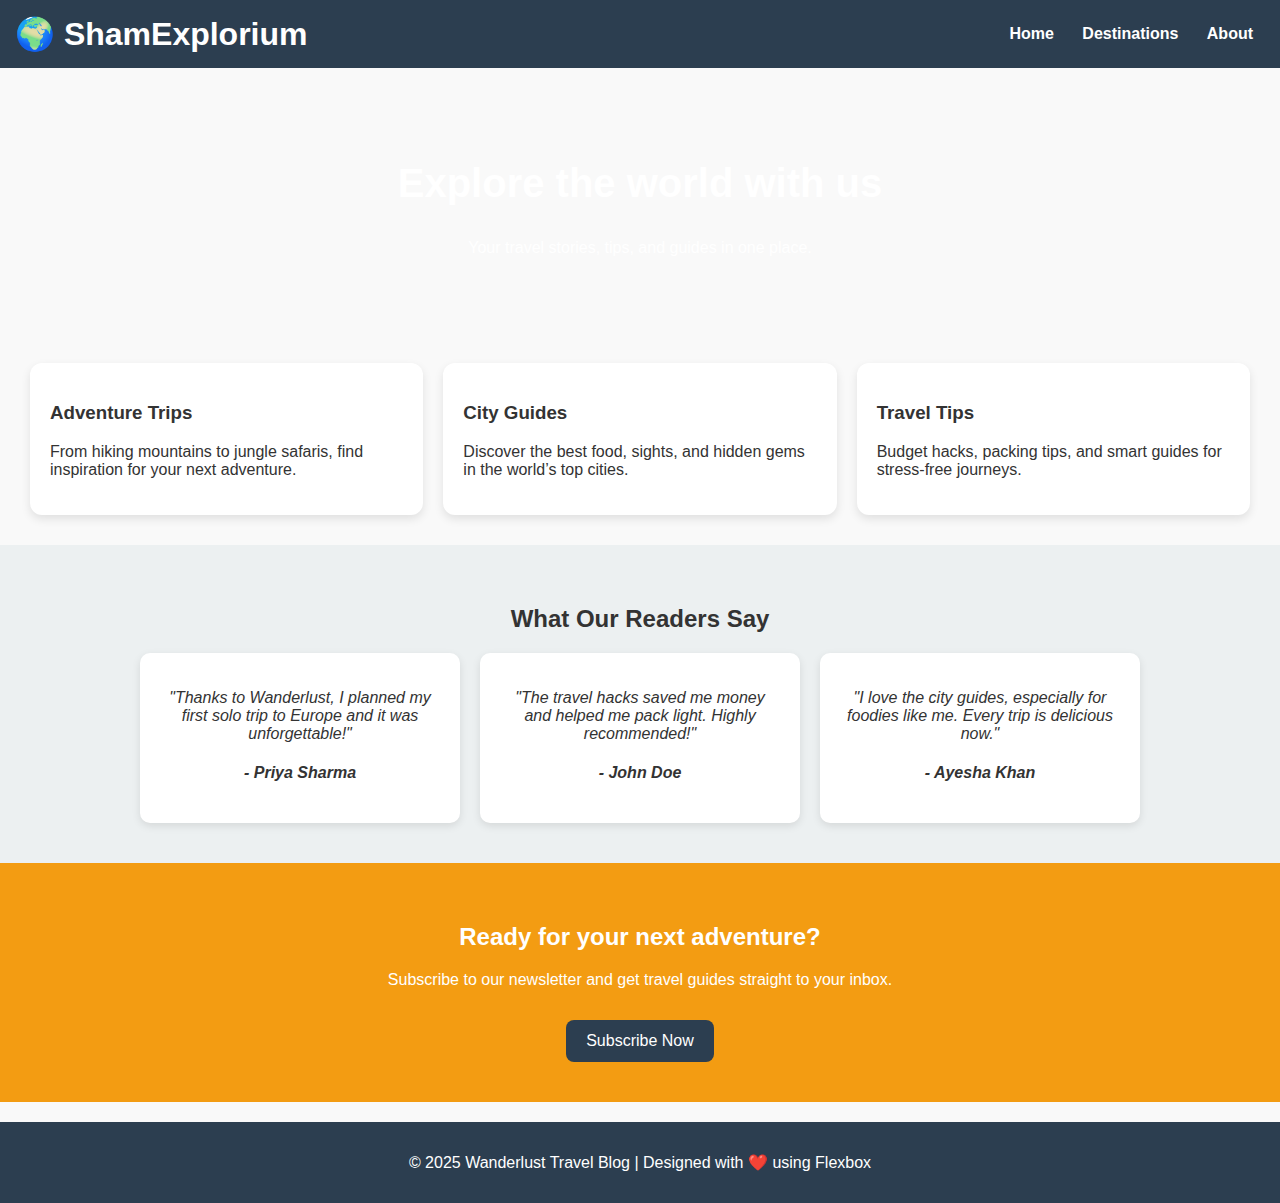
<file: index.html>
<!DOCTYPE html>
<html lang="en">
<head>
  <meta charset="UTF-8">
  <meta name="viewport" content="width=device-width, initial-scale=1.0">
  <title>Wanderlust - Travel Blog</title>
  <link rel="stylesheet" href="style.css">
</head>
<body>
  <!-- Header -->
  <header>
    <h1>🌍 ShamExplorium</h1>
    <nav>
      <a href="index.html">Home</a>
      <a href="gallery.html">Destinations</a>
      <a href="#">About</a>
    </nav>
  </header>

  <!-- Hero Section -->
  <section class="hero">
    <h2>Explore the world with us</h2>
    <p>Your travel stories, tips, and guides in one place.</p> 
  </section>

  <!-- Flex Content -->
  <section class="container">
    <div class="card">
      <h3>Adventure Trips</h3>
      <p>From hiking mountains to jungle safaris, find inspiration for your next adventure.</p>
    </div>
    <div class="card">
      <h3>City Guides</h3>
      <p>Discover the best food, sights, and hidden gems in the world’s top cities.</p>
    </div>
    <div class="card">
      <h3>Travel Tips</h3>
      <p>Budget hacks, packing tips, and smart guides for stress-free journeys.</p>
    </div>
  </section>

  <!-- Testimonials Section -->
  <section class="testimonials">
    <h2>What Our Readers Say</h2>
    <div class="testimonial-container">
      <div class="testimonial">
        <p>"Thanks to Wanderlust, I planned my first solo trip to Europe and it was unforgettable!"</p>
        <h4>- Priya Sharma</h4>
      </div>
      <div class="testimonial">
        <p>"The travel hacks saved me money and helped me pack light. Highly recommended!"</p>
        <h4>- John Doe</h4>
      </div>
      <div class="testimonial">
        <p>"I love the city guides, especially for foodies like me. Every trip is delicious now."</p>
        <h4>- Ayesha Khan</h4>
      </div>
    </div>
  </section>

  <!-- Call to Action -->
  <section class="cta">
    <h2>Ready for your next adventure?</h2>
    <p>Subscribe to our newsletter and get travel guides straight to your inbox.</p>
    <button>Subscribe Now</button>
  </section>

  <!-- Footer -->
  <footer>
    <p>&copy; 2025 Wanderlust Travel Blog | Designed with ❤️ using Flexbox</p>
  </footer>
</body>
</html>
</file>
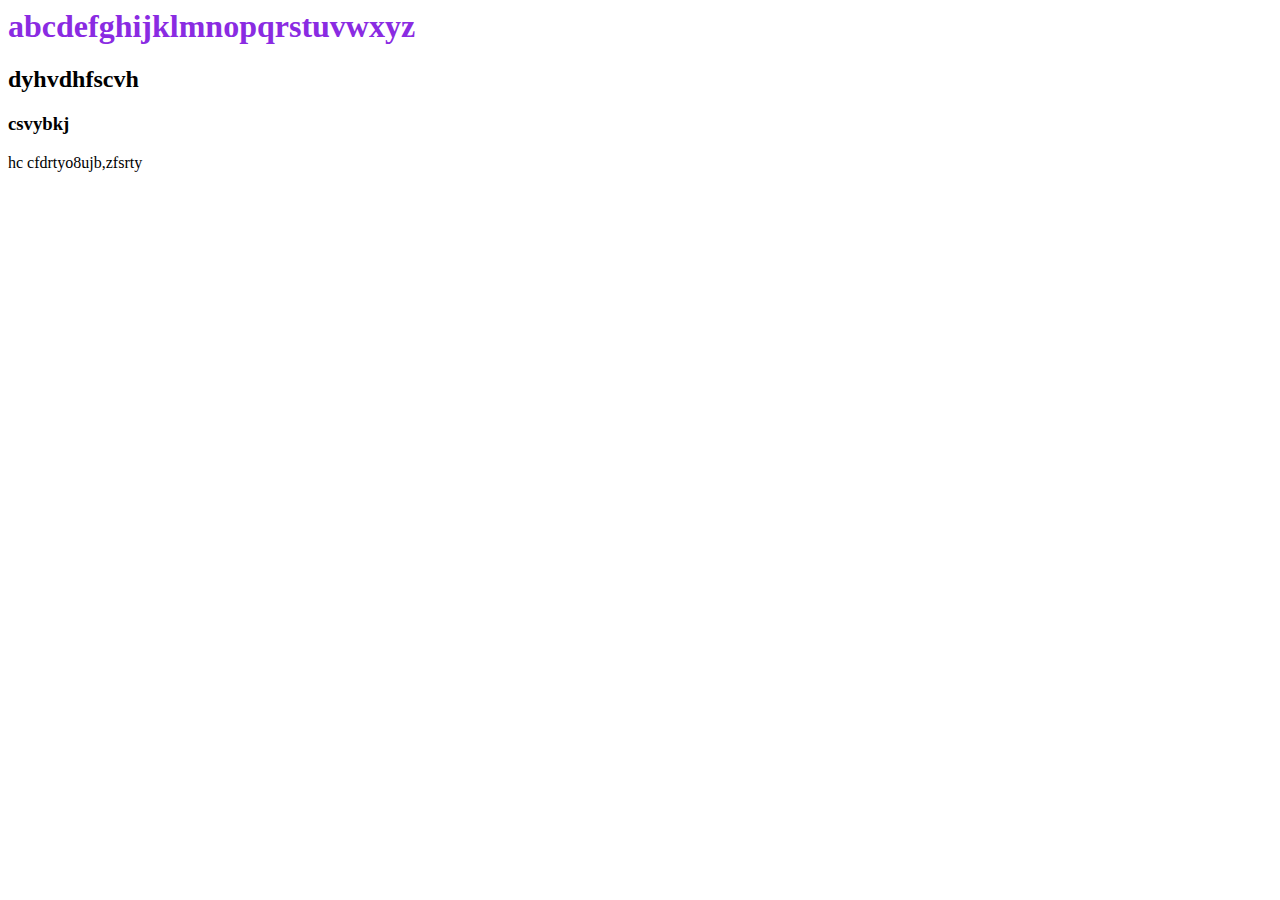
<file: abcd.html>
<html>
    <head>
        <title> sdgfvhbjnkml,;.</title>
        <link rel="stylesheet" href="abc.css">
    </head>
    <body>
        <h1 >abcdefghijklmnopqrstuvwxyz</h1>
        <h2>dyhvdhfscvh</h2>
        <h3>csvybkj </h3>
        <p>hc cfdrtyo8ujb,zfsrty</p>


    </body>
</html>
</file>
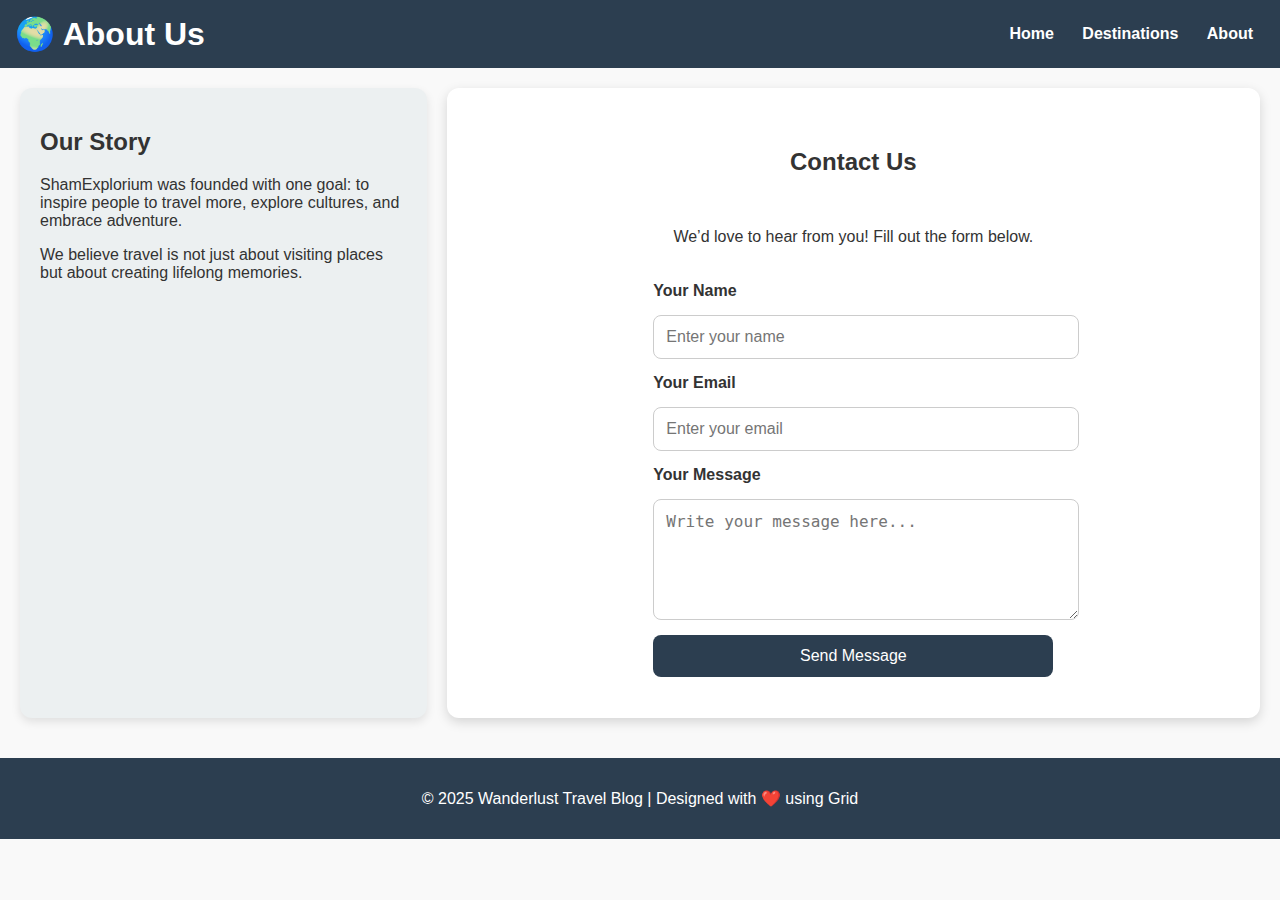
<file: about.html>
<!DOCTYPE html>
<html lang="en">
<head>
  <meta charset="UTF-8">
  <meta name="viewport" content="width=device-width, initial-scale=1.0">
  <title>About Us - Wanderlust</title>
  <link rel="stylesheet" href="style.css">
</head>
<body>
  <!-- Header -->
  <header>
    <h1>🌍 About Us</h1>
    <nav>
      <a href="index.html">Home</a>
      <a href="gallery.html">Destinations</a>
      <a href="about.html">About</a>
    </nav>
  </header>

  <!-- Grid Layout -->
  <main class="about-grid">
    <!-- Sidebar -->
    <aside class="sidebar">
      <h2>Our Story</h2>
      <p>ShamExplorium was founded with one goal: to inspire people to travel more, explore cultures, and embrace adventure.</p>
      <p>We believe travel is not just about visiting places but about creating lifelong memories.</p>
    </aside>

    <!-- Contact Form -->
    <section class="about-content">
      <h2>Contact Us</h2>
      <p>We’d love to hear from you! Fill out the form below.</p>

      <form class="contact-form">
        <label for="name">Your Name</label>
        <input type="text" id="name" name="name" placeholder="Enter your name" required>

        <label for="email">Your Email</label>
        <input type="email" id="email" name="email" placeholder="Enter your email" required>

        <label for="message">Your Message</label>
        <textarea id="message" name="message" rows="5" placeholder="Write your message here..." required></textarea>

        <button type="submit">Send Message</button>
      </form>
    </section>
  </main>

  <!-- Footer -->
  <footer>
    <p>&copy; 2025 Wanderlust Travel Blog | Designed with ❤️ using Grid</p>
  </footer>
</body>
</html>
</file>
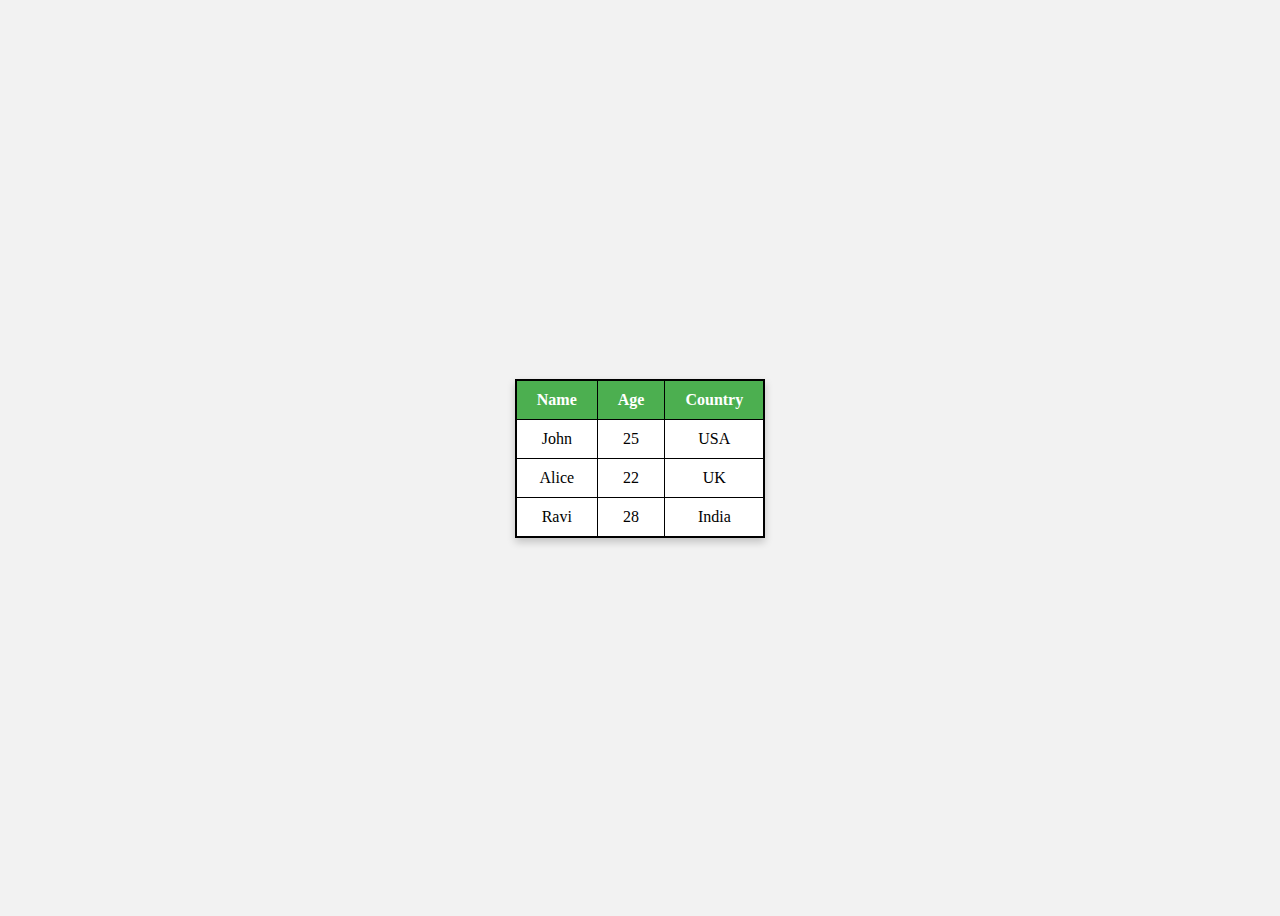
<file: asdfgh.html>
<!DOCTYPE html>
<html lang="en">
<head>
  <meta charset="UTF-8">
  <meta name="viewport" content="
  width=device-width, initial-scale=1.0">
  <title>Centered Table</title>
  <style>
    body {
      display: flex;
      justify-content: center;   /* Aligns horizontally */
      align-items: center;       /* Aligns vertically */
      height: 100vh;             /* Full height */
      background-color: #f2f2f2;
    }

    table {
      border: 2px solid black;   /* Border for table */
      border-collapse: collapse; /* Merge cell borders */
      text-align: center;
      background: white;
      box-shadow: 0 4px 8px rgba(0,0,0,0.2);
    }

    th, td {
      border: 1px solid black;   /* Border for cells */
      padding: 10px 20px;
    }

    th {
      background: #4CAF50;
      color: white;
    }
  </style>
</head>
<body>
  <table>
    <tr>
      <th>Name</th>
      <th>Age</th>
      <th>Country</th>
    </tr>
    <tr>
      <td>John</td>
      <td>25</td>
      <td>USA</td>
    </tr>
    <tr>
      <td>Alice</td>
      <td>22</td>
      <td>UK</td>
    </tr>
    <tr>
      <td>Ravi</td>
      <td>28</td>
      <td>India</td>
    </tr>
  </table>
</body>
</html>
</file>
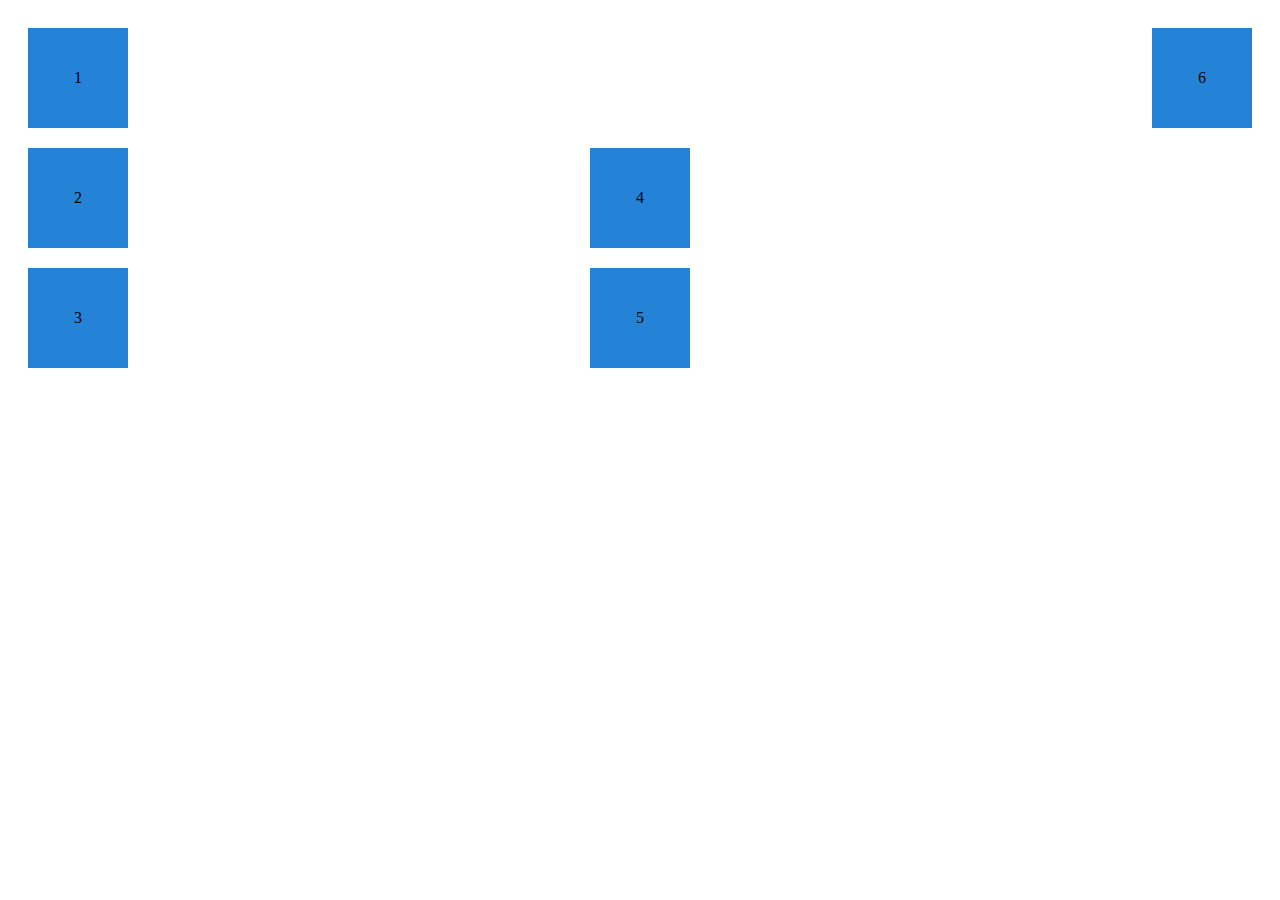
<file: box.html>
<!DOCTYPE html>
<html lang="en">
<head>
    <meta charset="UTF-8">
    <meta name="viewport" content="width=device-width, initial-scale=1.0">
    <title>Document</title>
    <style>
        .container{
            display: grid;
            grid-template-columns: 1fr 1fr;
            grid-template-rows: 1fr 1fr 1fr ;
            grid-auto-flow: column;
            gap: 20px;
            padding: 20px;
        }
        .div{
            display: grid;
            background-color: rgb(36, 131, 214);
            justify-content: center;
            align-items: center;
            width: 100px;
            height: 100px;
        }
        .blc1{
            grid-column: 1/3;
        }
        
    </style>
</head>
<body>
    <div class="container">
        <div class="div blc1">1</div>
        <div class="div">2</div>
        <div class="div">3</div>
        <div class="div">4</div>
        <div class="div">5</div>
        <div class="div">6</div>
    </div>
</body>
</html>
</file>
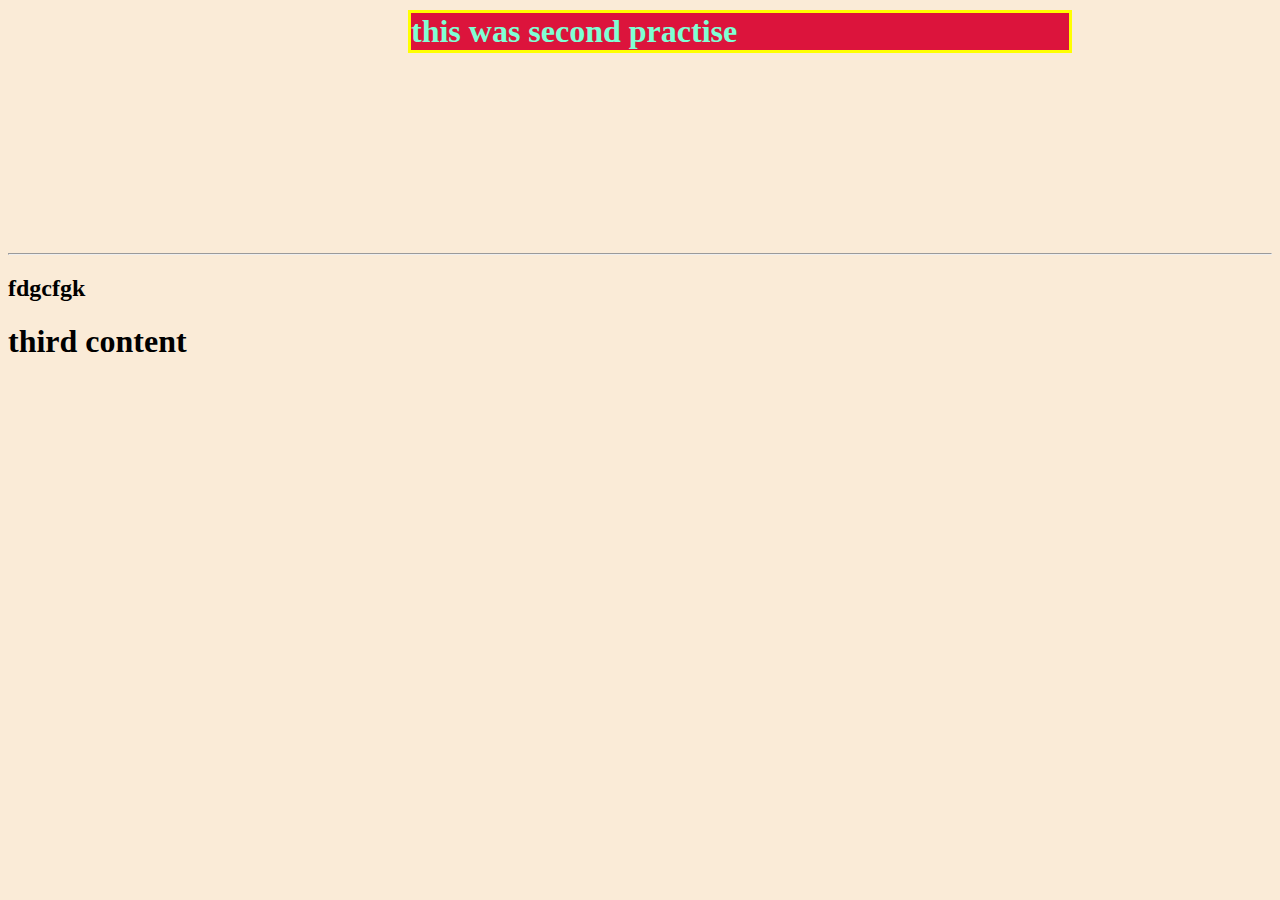
<file: prac.html>
<!DOCTYPE html>
<html>
    <head>
        <title>
            Practise CSS
        </title>
       <link rel="stylesheet" href="prac.css">
       <link rel="icon" href="fevicon.png">     
    </head>
    <body>
       <h1 class="head1"> this was second practise</h1>
       <hr><h2>fdgcfgk</h2>
       <h1> third content </h1>
    </body>
</html>
</file>
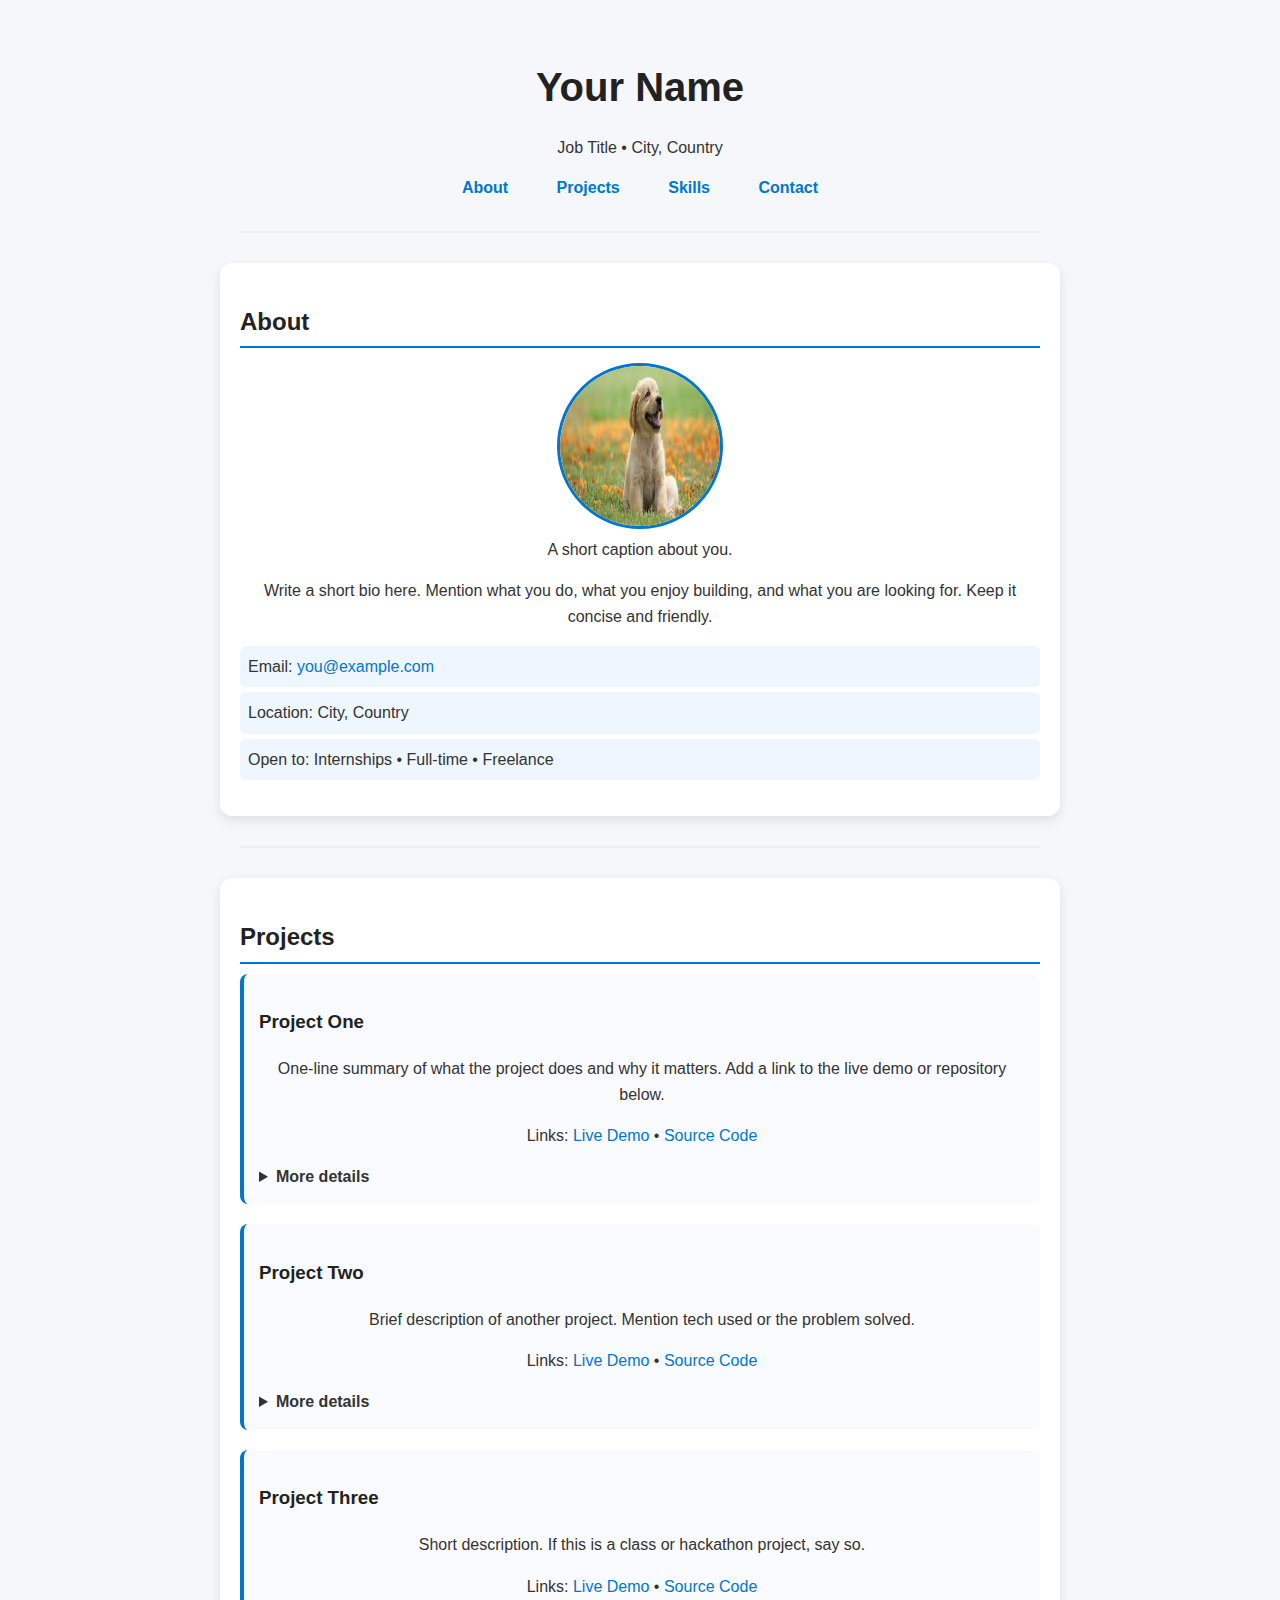
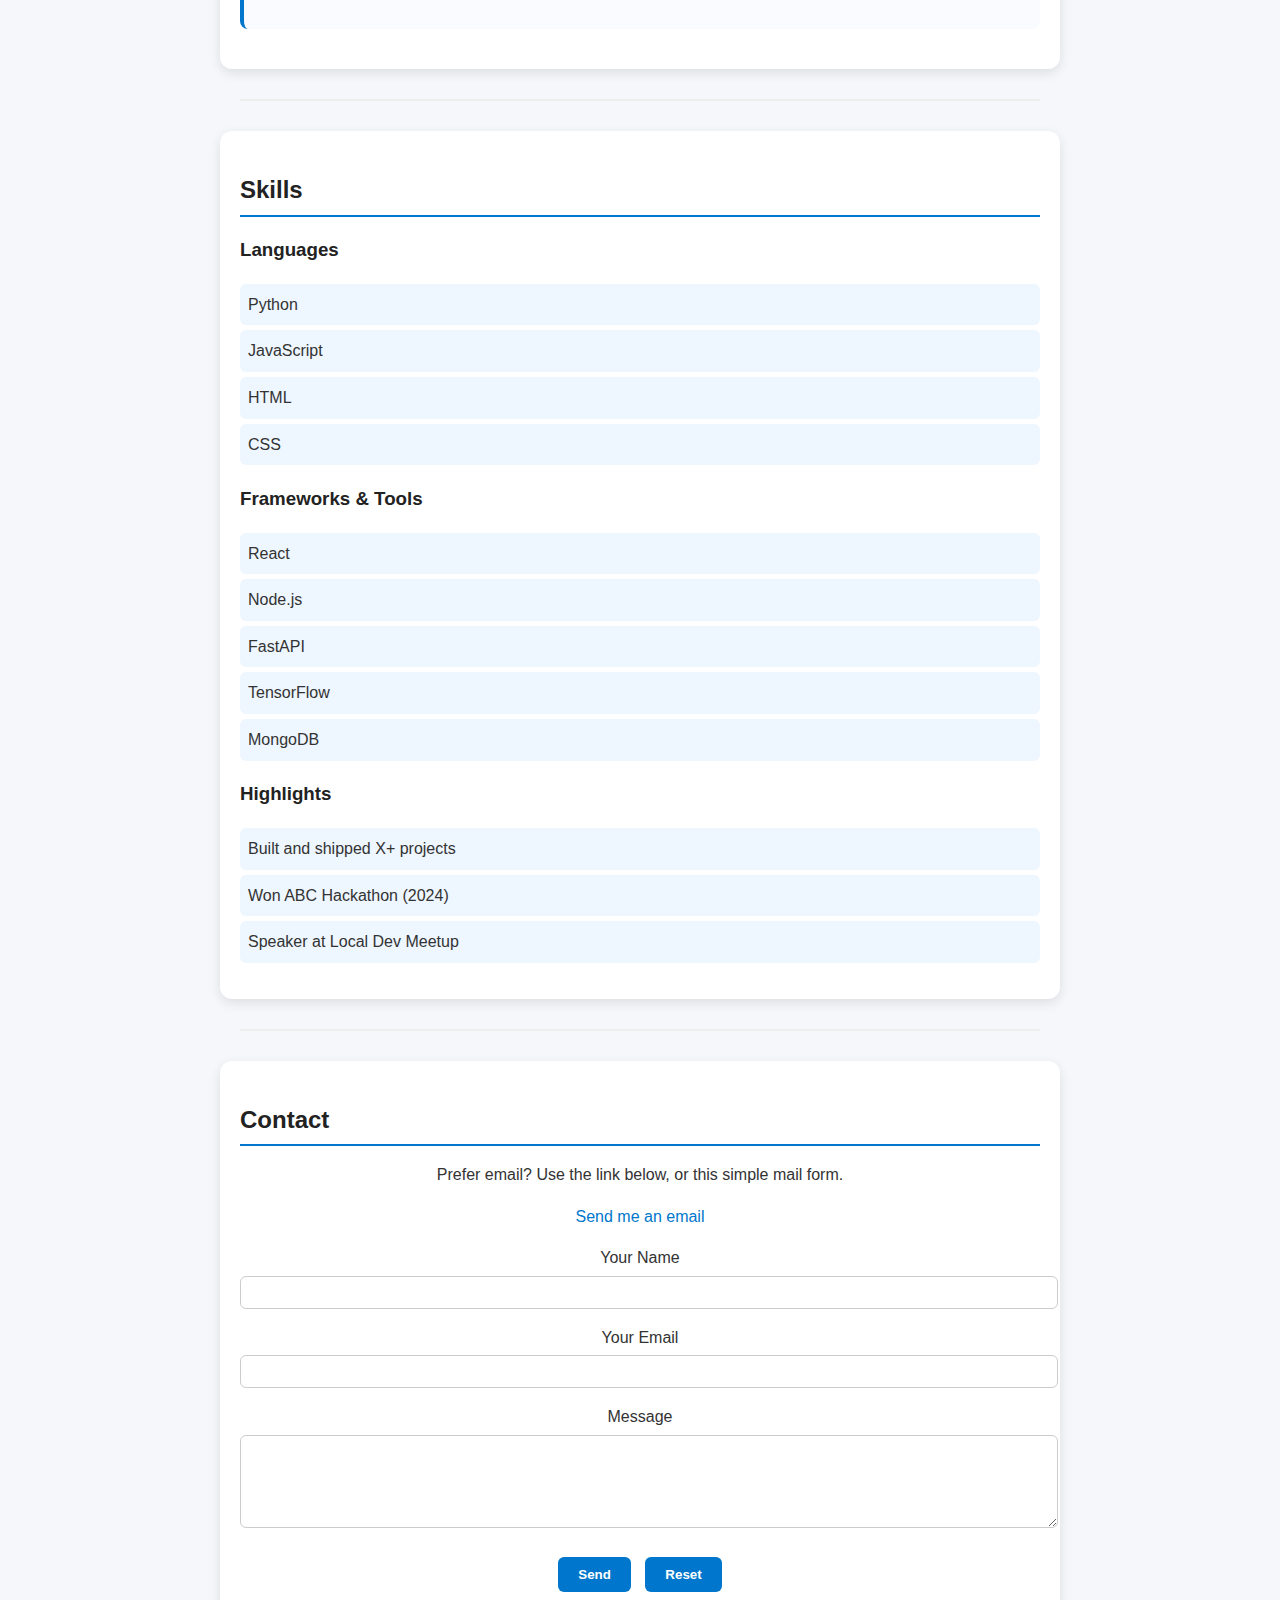
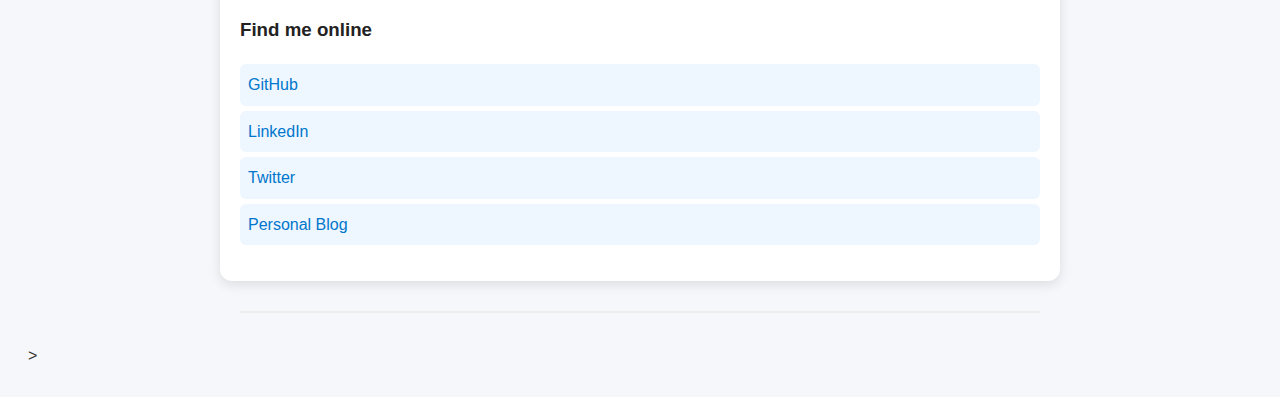
<file: sec.html>
<!DOCTYPE html>
<html lang="en">
<head>
  <meta charset="utf-8" />
  <meta name="viewport" content="width=device-width, initial-scale=1" />
  <title>Your Name — Portfolio</title>
  <meta name="description" content="Personal portfolio of Your Name: projects, skills, and contact." />

  <style>
   
    body {
      font-family: "Segoe UI", sans-serif;
      line-height: 1.6;
      background: #f5f7fa;
      color: rgb(51, 51, 51);
      padding: 20px;
    }
    h1, h2, h3 {
      color: #222;
    }
    a {
      color: #0077cc;
      text-decoration: none;
      transition: color 0.3s;
    }
    a:hover {
      color: #ff5722;
    }

    /* --- Header --- */
    h1 {
      font-size: 2.5rem;
      text-align: center;
      margin-bottom: 5px;
    }
    p {
      text-align: center;
      margin-bottom: 15px;
    }

    /* --- Navbar --- */
    nav {
      text-align: center;
      margin-bottom: 20px;
    }
    nav a {
      margin: 0 10px;
      font-weight: bold;
      padding: 8px 12px;
      border-radius: 5px;
    }
    nav a:hover {
      background: #0077cc;
      color: white;
    }

    /* --- Sections --- */
    section {
      background: white;
      margin: 30px auto;
      padding: 20px;
      border-radius: 12px;
      box-shadow: 0 4px 12px rgba(0,0,0,0.1);
      max-width: 800px;
      animation: fadeIn 10s ease;
    }

    section h2 {
      margin-bottom: 10px;
      border-bottom: 2px solid #0077cc;
      padding-bottom: 5px;
    }

    figure {
      text-align: center;
      margin: 15px 0;
    }
    figure img {
      border-radius: 50%;
      border: 3px solid #0077cc;
    }
    
    /* --- Projects --- */
    article {
      margin-bottom: 20px;
      padding: 15px;
      border-left: 4px solid #0077cc;
      background: #f9fbff;
      border-radius: 8px;
      transition: transform 0.3s;
    }
    article:hover {
      transform: translateX(-5px);
    }

    details summary {
      cursor: pointer;
      font-weight: bold;
    }

    /* --- Skills --- */
    ul {
      list-style-type: none;
      padding-left: 0;
    }
    ul li {
      background: #eef6ff;
      margin: 5px 0;
      padding: 8px;
      border-radius: 6px;
  }
    ul li:hover {
      background: #d6ecff;
    }

    /* --- Contact Form --- */
    form {
      margin-top: 15px;
    }
    input, textarea {
      width: 100%;
      padding: 8px;
      margin-top: 5px;
      border: 1px solid #ccc;
      border-radius: 6px;
    }
    button {
      padding: 10px 20px;
      margin: 5px;
      border: none;
      border-radius: 6px;
      cursor: pointer;
      background: #0077cc;
      color: white;
      font-weight: bold;
      transition: background 0.3s;
    }
    button:hover {
      background: #ff5722;
    }

    /* --- Footer --- */
    hr {
      margin: 30px auto;
      max-width: 800px;
      border: none;
      border-top: 2px solid #eee;
    }

    
  </style>
</head>
<body>
    <h1>Your Name</h1>
    <p>Job Title • City, Country</p>
    <nav>
      <a href="#about">About</a>
      <a href="#projects">Projects</a>
      <a href="#skills">Skills</a>
      <a href="#contact">Contact</a>
    </nav>
  <hr />

    <!-- === ABOUT SECTION === -->
    <section id="about">
      <h2>About</h2>
      <figure>
        <img src="dog.jpeg" alt="Portrait of Your Name" width="160" height="160" />
        <figcaption>A short caption about you.</figcaption>
      </figure>
      <p>
        Write a short bio here. Mention what you do, what you enjoy building, and what
        you are looking for. Keep it concise and friendly.
      </p>
      <ul>
        <li>Email: <a href="mailto:you@example.com">you@example.com</a></li>
        <li>Location: City, Country</li>
        <li>Open to: Internships • Full-time • Freelance</li>
      </ul>
    </section>

  <hr />

    <!-- === PROJECTS SECTION === -->
    <section id="projects">
      <h2>Projects</h2>

      <article>
        <h3>Project One</h3>
        <p>
          One-line summary of what the project does and why it matters. Add a link to
          the live demo or repository below.
        </p>
        <p>
          Links:
          <a href="#">Live Demo</a> •
          <a href="#">Source Code</a>
        </p>
        <details>
          <summary>More details</summary>
          <ul>
            <li>Your role: designer/developer/etc.</li>
            <li>What you learned or solved.</li>
            <li>Any notable results or numbers.</li>
          </ul>
        </details>
      </article>

      <article>
        <h3>Project Two</h3>
        <p>
          Brief description of another project. Mention tech used or the problem solved.
        </p>
        <p>
          Links:
          <a href="#">Live Demo</a> •
          <a href="#">Source Code</a>
        </p>
        <details>
          <summary>More details</summary>
          <ul>
            <li>Feature A or challenge overcome.</li>
            <li>Feature B or interesting insight.</li>
          </ul>
        </details>
      </article>

      <article>
        <h3>Project Three</h3>
        <p>
          Short description. If this is a class or hackathon project, say so.
        </p>
        <p>
          Links:
          <a href="#">Live Demo</a> •
          <a href="#">Source Code</a>
        </p>
      </article>
    </section>

  <hr />

    <!-- === SKILLS SECTION === -->
    <section id="skills">
      <h2>Skills</h2>
      <h3>Languages</h3>
      <ul>
        <li>Python</li>
        <li>JavaScript</li>
        <li>HTML</li>
        <li>CSS</li>
      </ul>

      <h3>Frameworks & Tools</h3>
      <ul>
        <li>React</li>
        <li>Node.js</li>
        <li>FastAPI</li>
        <li>TensorFlow</li>
        <li>MongoDB</li>
      </ul>

      <h3>Highlights</h3>
      <ul>
        <li>Built and shipped X+ projects</li>
        <li>Won ABC Hackathon (2024)</li>
        <li>Speaker at Local Dev Meetup</li>
      </ul>
    </section>

  <hr />

    <!-- === CONTACT SECTION === -->
    <section id="contact">
      <h2>Contact</h2>
      <p>Prefer email? Use the link below, or this simple mail form.</p>
      <p><a href="mailto:you@example.com">Send me an email</a></p>

      <form action="mailto:you@example.com" method="post" enctype="text/plain">
        <p>
          <label for="name">Your Name</label><br />
          <input id="name" name="Name" type="text" required />
        </p>
        <p>
          <label for="email">Your Email</label><br />
          <input id="email" name="Email" type="email" required />
        </p>
        <p>
          <label for="message">Message</label><br />
          <textarea id="message" name="Message" rows="5" cols="30" required></textarea>
        </p>
        <p>
          <button type="submit">Send</button>
          <button type="reset">Reset</button>
        </p>
      </form>

      <h3>Find me online</h3>
      <ul>
        <li><a href="#">GitHub</a></li>
        <li><a href="#">LinkedIn</a></li>
        <li><a href="#">Twitter</a></li>
        <li><a href="#">Personal Blog</a></li>
      </ul>
    </section>

  <hr />
</body>
</html>
>
</file>
<file: style.css>
/* General */
body {
  margin: 0;
  font-family: Arial, sans-serif;
  background: #f9f9f9;
  color: #333;
}

/* Header */
header {
  background: #2c3e50;
  color: white;
  padding: 15px;
  display: flex;
  justify-content: space-between;
  align-items: center;
}

header h1 {
  margin: 0;
}

nav a {
  color: white;
  text-decoration: none;
  margin: 0 12px;
  font-weight: bold;
}

nav a:hover {
  color: #f39c12;
}

/* Hero Section */
.hero {
  background: url("https://picsum.photos/1200/400?travel") center/cover no-repeat;
  color: white;
  text-align: center;
  padding: 60px 20px;
}

.hero h2 {
  font-size: 2.5rem;
}

/* Flex Content */
.container {
  display: flex;
  gap: 20px;
  padding: 30px;
  justify-content: space-around;
  flex-wrap: wrap;
}

.card {
  flex: 1;
  min-width: 250px;
  background: white;
  padding: 20px;
  border-radius: 12px;
  box-shadow: 0px 4px 10px rgba(0,0,0,0.1);
  transition: transform 0.3s;
}

.card:hover {
  transform: translateY(-8px);
}

/* Testimonials */
.testimonials {
  background: #ecf0f1;
  padding: 40px 20px;
  text-align: center;
}

.testimonial-container {
  display: flex;
  justify-content: center;
  gap: 20px;
  flex-wrap: wrap;
}

.testimonial {
  background: white;
  padding: 20px;
  border-radius: 10px;
  width: 280px;
  box-shadow: 0 3px 8px rgba(0,0,0,0.1);
  font-style: italic;
}

/* Call to Action */
.cta {
  background: #f39c12;
  color: white;
  text-align: center;
  padding: 40px 20px;
}

.cta button {
  padding: 12px 20px;
  border: none;
  background: #2c3e50;
  color: white;
  font-size: 1rem;
  border-radius: 8px;
  cursor: pointer;
  margin-top: 15px;
}

.cta button:hover {
  background: #34495e;
}

/* Gallery */
.gallery {
  display: flex;
  flex-wrap: wrap;
  gap: 20px;
  justify-content: center;
  padding: 20px;
}

.gallery figure {
  text-align: center;
}

.gallery img {
  width: 300px;
  border-radius: 10px;
  transition: transform 0.3s;
}

.gallery img:hover {
  transform: scale(1.05);
}

figcaption {
  margin-top: 8px;
  font-size: 0.9rem;
  color: #555;
}

/* Travel Quote */
.quote {
  background: #34495e;
  color: white;
  text-align: center;
  padding: 40px 20px;
  font-style: italic;
}

/* Footer */
footer {
  background: #2c3e50;
  color: white;
  text-align: center;
  padding: 15px;
  margin-top: 20px;
}
/* About Page Grid Layout */
.about-grid {
  display: grid;
  grid-template-columns: 1fr 2fr; /* Sidebar 1 part, Content 2 parts */
  gap: 20px;
  padding: 20px;
  min-height: 70vh; /* keeps layout balanced */
}

.sidebar {
  background: #ecf0f1;
  padding: 20px;
  border-radius: 12px;
  box-shadow: 0px 4px 10px rgba(0,0,0,0.1);
}

/* Contact Section */
.about-content {
  display: grid;
  place-items: center; /* centers form */
  background: white;
  border-radius: 12px;
  padding: 30px;
  box-shadow: 0px 4px 12px rgba(0,0,0,0.15);
}

.about-content h2, 
.about-content p {
  text-align: center;
  margin-bottom: 15px;
}

/* Contact Form Styling */
.contact-form {
  display: grid;
  gap: 15px;
  width: 100%;
  max-width: 400px; /* keeps form centered */
}

.contact-form label {
  font-weight: bold;
}

.contact-form input,
.contact-form textarea {
  padding: 12px;
  border: 1px solid #ccc;
  border-radius: 8px;
  font-size: 1rem;
  width: 100%;
}



.contact-form button {
  padding: 12px;
  border: none;
  background: #2c3e50;
  color: white;
  font-size: 1rem;
  border-radius: 8px;
  cursor: pointer;
  transition: background 0.3s;
}

.contact-form button:hover {
  background: #34495e;
}
</file>
<file: abc.css>
h1{
    color:blueviolet;
}
</file>
<file: prac.css>
body{
    background-color: antiquewhite;
    
}
.head1{
color: aquamarine;
    background-color: crimson;
    border:3px solid  yellow;
    margin:10px 200px 200px  400px;
}
</file>
